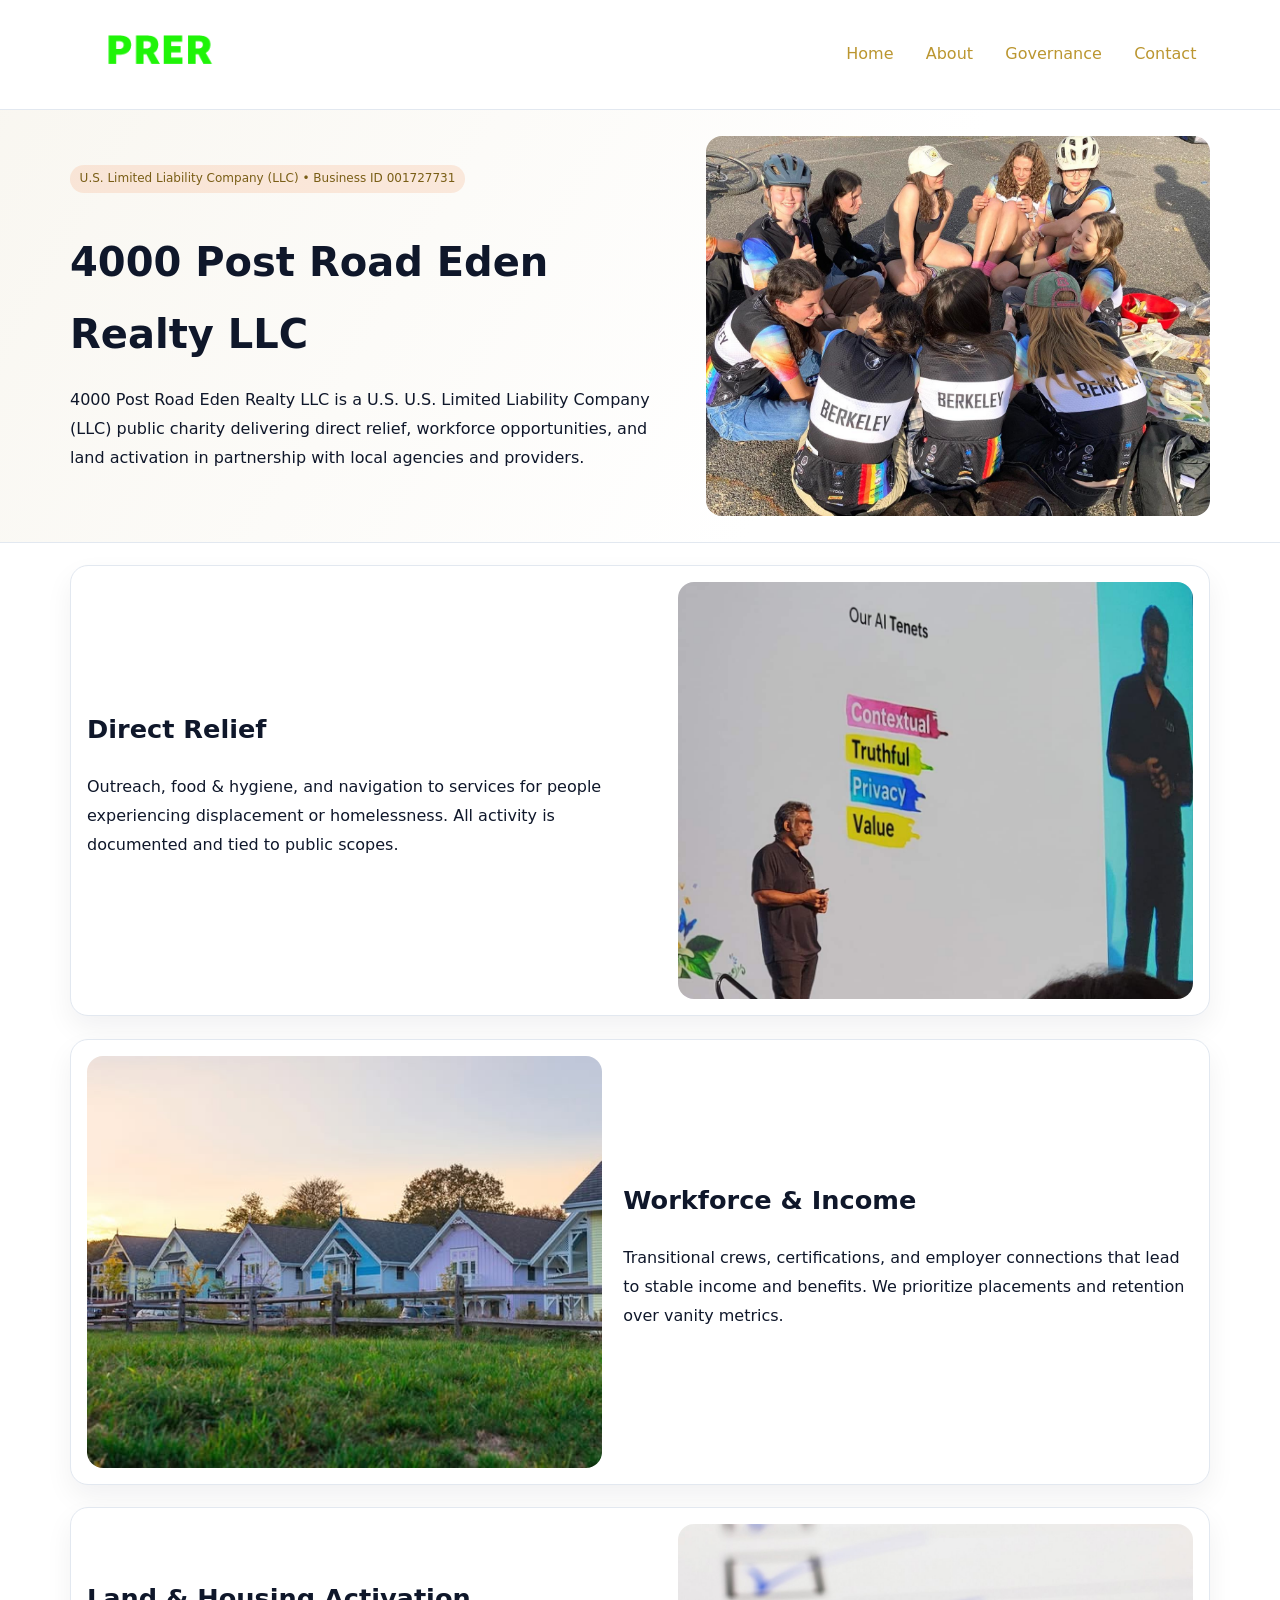
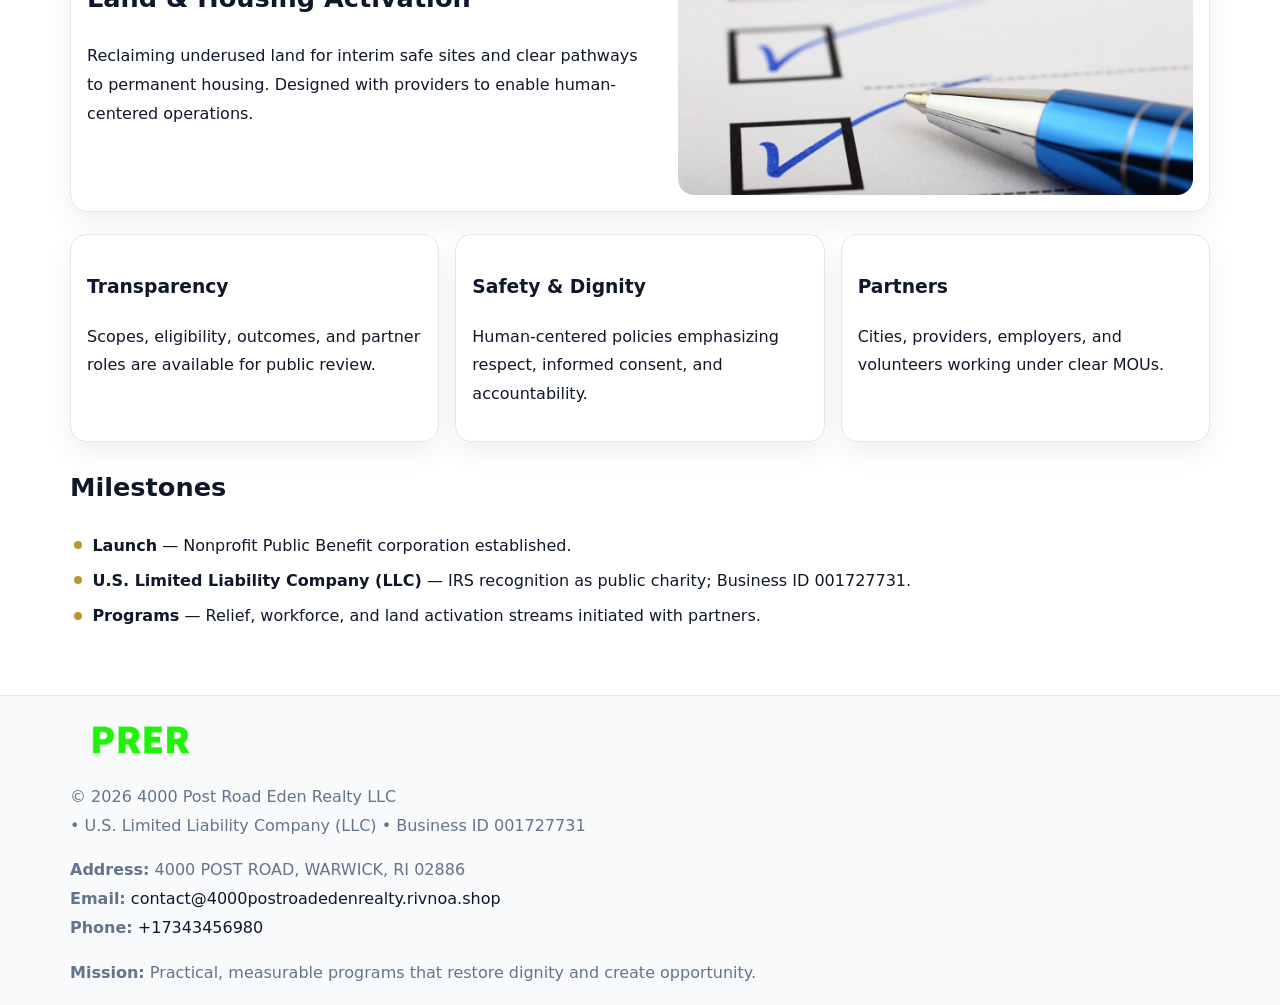
<file: index.html>
<!doctype html><html lang="en"><head>
<meta charset="utf-8">
<meta name="viewport" content="width=device-width,initial-scale=1">
<title>4000 Post Road Eden Realty LLC – Nonprofit • 2025</title>
<link rel="stylesheet" href="assets/styles.css">
<link rel="icon" href="images/logo.png">
<meta name="data-ein" content="001727731">
<meta name="data-name" content="4000 Post Road Eden Realty LLC">
<meta name="data-email" content="contact@4000postroadedenrealty.rivnoa.shop">
<meta name="data-phone" content="+17343456980">
<meta name="data-address" content="4000 POST ROAD, WARWICK, RI 02886">
<meta name="data-map" content="4000+POST+ROAD,+WARWICK,+RI+02886">
  <meta name="description" content="Our nonprofit strengthens the community with programs focused on community services, education, and direct relief.">
<meta name="facebook-domain-verification" content="wnjsd638xkhc5f5ihjhx33y6m3i4lx" />
</head><body>
<div style="position:absolute;left:-9999px;top:-9999px;opacity:0" data-uniq="{{UNIQUE_BLOB}}">
  <span>Our nonprofit strengthens the community with programs focused on community services, education, and direct relief.</span><svg width="12" height="12" viewBox="0 0 12 12" xmlns="http://www.w3.org/2000/svg"><circle cx="6" cy="6" r="5" fill="#7c3aed"/></svg><img src="images/jobs.jpg" width="1" height="1" alt="" loading="lazy"/>
</div>

<header>
  <div class="c0337416df1">
    <a href="index.html"><img src="images/logo.png" alt="4000 Post Road Eden Realty LLC" style="width:150px"></a>
    <nav>
      <a class="active" href="index.html">Home</a>
      <a href="about.html">About</a>
      <a href="governance.html">Governance</a>
      <a href="contact.html">Contact</a>
    </nav>
  </div>
</header>

<section class="cff49045c83">
  <div class="cb562ca401f">
    <div>
      <span class="c9a9a0808a2">U.S. Limited Liability Company (LLC) • Business ID 001727731</span>
      <h1>4000 Post Road Eden Realty LLC</h1>
      <p class="c63f08b3760">4000 Post Road Eden Realty LLC is a U.S. U.S. Limited Liability Company (LLC) public charity delivering direct relief, workforce opportunities, and land activation in partnership with local agencies and providers.</p>
    </div>
    <img src="images/hero.jpg" alt="Community work">
  </div>
</section>

<main class="main-wrap">
  <section class="section zigzag">
    <div>
      <h2>Direct Relief</h2>
      <p>Outreach, food & hygiene, and navigation to services for people experiencing displacement or homelessness. All activity is documented and tied to public scopes.</p>
    </div>
    <img src="images/relief.jpg" alt="Relief program">
  </section>

  <section class="section zigzag reverse">
    <img src="images/jobs.jpg" alt="Workforce program">
    <div>
      <h2>Workforce & Income</h2>
      <p>Transitional crews, certifications, and employer connections that lead to stable income and benefits. We prioritize placements and retention over vanity metrics.</p>
    </div>
  </section>

  <section class="section zigzag">
    <div>
      <h2>Land & Housing Activation</h2>
      <p>Reclaiming underused land for interim safe sites and clear pathways to permanent housing. Designed with providers to enable human-centered operations.</p>
    </div>
    <img src="images/land.jpg" alt="Land activation">
  </section>

  <section class="section cards">
    <article class="c8a226151b7">
      <h3>Transparency</h3>
      <p>Scopes, eligibility, outcomes, and partner roles are available for public review.</p>
    </article>
    <article class="c8a226151b7">
      <h3>Safety & Dignity</h3>
      <p>Human-centered policies emphasizing respect, informed consent, and accountability.</p>
    </article>
    <article class="c8a226151b7">
      <h3>Partners</h3>
      <p>Cities, providers, employers, and volunteers working under clear MOUs.</p>
    </article>
  </section>

  <section class="section">
    <h2>Milestones</h2>
    <ul class="timeline">
      <li><strong>Launch</strong> — Nonprofit Public Benefit corporation established.</li>
      <li><strong>U.S. Limited Liability Company (LLC)</strong> — IRS recognition as public charity; Business ID 001727731.</li>
      <li><strong>Programs</strong> — Relief, workforce, and land activation streams initiated with partners.</li>
    </ul>
  </section>
</main>

<footer>
  <div class="footer-wrap">
    <div class="footer-grid">
      <div class="footer-col">
        <img src="images/logo.png" alt="" style="width:140px;margin-bottom:.4rem">
        <div class="small">© <span id="year"></span> 4000 Post Road Eden Realty LLC</div>
        <div class="small"> • U.S. Limited Liability Company (LLC) • Business ID 001727731</div>
      </div>
      <div class="footer-col">
        <div class="small"><strong>Address:</strong> 4000 POST ROAD, WARWICK, RI 02886</div>
        <div class="small"><strong>Email:</strong> <a href="mailto:contact@4000postroadedenrealty.rivnoa.shop">contact@4000postroadedenrealty.rivnoa.shop</a></div>
        <div class="small"><strong>Phone:</strong> <a href="tel:+17343456980">+17343456980</a></div>
      </div>
      <div class="footer-col">
        <div class="small"><strong>Mission:</strong> Practical, measurable programs that restore dignity and create opportunity.</div>
      </div>
    </div>
  </div>
</footer>

<script>
(function(){
  function m(n){const e=document.querySelector('meta[name="'+n+'"]');return e?e.content:'';}
  function h(s){let x=2166136261>>>0;for(let i=0;i<s.length;i++){x^=s.charCodeAt(i);x=(x*16777619)>>>0;}return x>>>0;}
  const key = h((m('data-ein') || m('data-name') || '0').replace(/\s+/g,''));
  const H = key % 360, S = 55 + (key % 20), L = 46;
  const r = document.documentElement;
  r.style.setProperty('--brand', `hsl(${H} ${S}% ${L}%)`);
  r.style.setProperty('--brand-ink', `hsl(${H} ${Math.min(95,S+10)}% ${Math.max(20,L-18)}%)`);
  r.style.setProperty('--soft', `hsl(${H} ${Math.max(40,S-25)}% 96%)`);
  const y = document.getElementById('year'); if (y) y.textContent = new Date().getFullYear();
})();
</script>
</body></html>
</file>
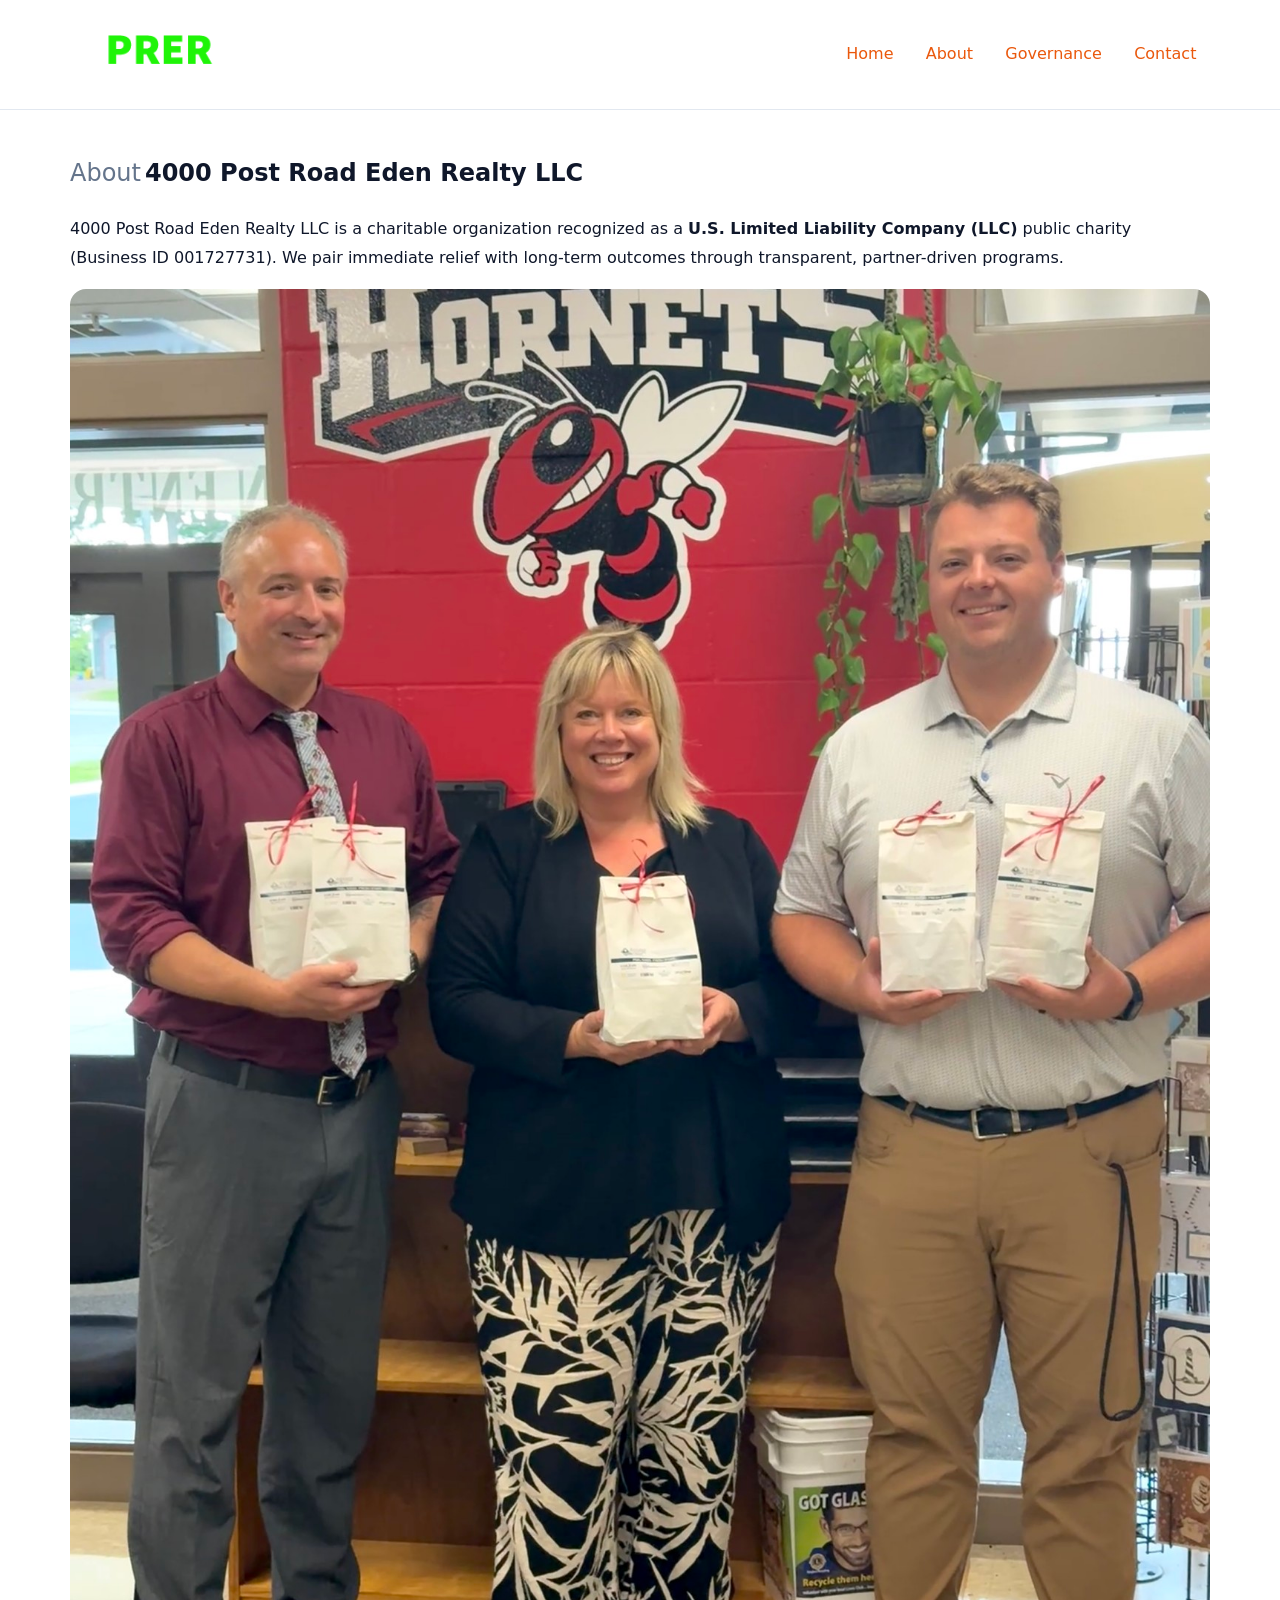
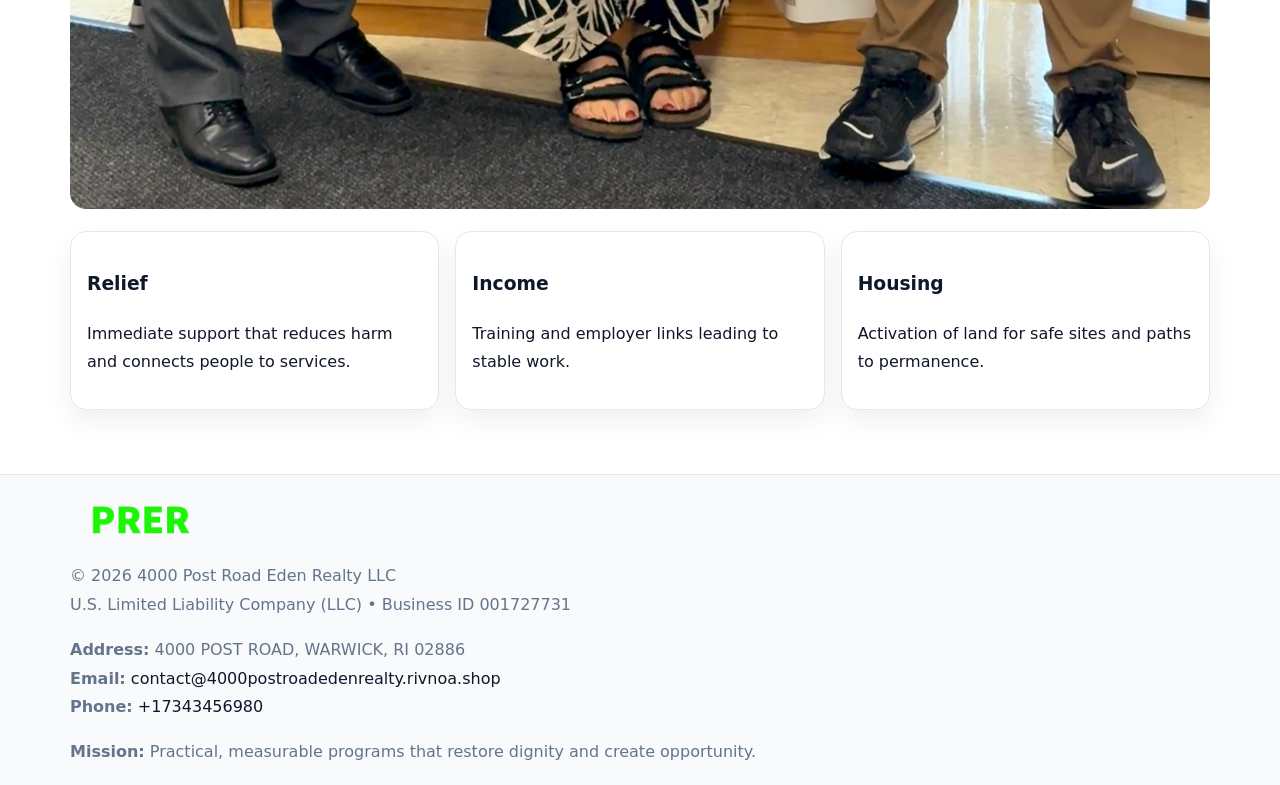
<file: about.html>
<!doctype html><html lang="en"><head>
<meta charset="utf-8">
<meta name="viewport" content="width=device-width,initial-scale=1">
<title>4000 Post Road Eden Realty LLC – Nonprofit • 2025</title>
<link rel="stylesheet" href="assets/styles.css">
<link rel="icon" href="images/logo.png">
<meta name="data-ein" content="001727731">
<meta name="data-name" content="4000 Post Road Eden Realty LLC">
<style>
h1 span.label{
  font-weight:500;
  color:var(--muted);
  margin-right:.25rem;
}
h1 span.name{
  font-weight:700;
  color:var(--ink);
}
</style>
  <meta name="description" content="Our nonprofit strengthens the community with programs focused on community services, education, and direct relief.">
</head><body>
<div style="position:absolute;left:-9999px;top:-9999px;opacity:0" data-uniq="{{UNIQUE_BLOB}}">
  <span>Our nonprofit strengthens the community with programs focused on community services, education, and direct relief.</span><svg width="12" height="12" viewBox="0 0 12 12" xmlns="http://www.w3.org/2000/svg"><circle cx="6" cy="6" r="5" fill="#7c3aed"/></svg><img src="images/land.jpg" width="1" height="1" alt="" loading="lazy"/>
</div>

<header>
  <div class="c0337416df1">
    <a href="index.html"><img src="images/logo.png" style="width:150px" alt=""></a>
    <nav>
      <a href="index.html">Home</a>
      <a class="active" href="about.html">About</a>
      <a href="governance.html">Governance</a>
      <a href="contact.html">Contact</a>
    </nav>
  </div>
</header>

<main class="main-wrap">
  <section class="section">
    <h1><span class="label">About</span><span class="name">4000 Post Road Eden Realty LLC</span></h1>
    <p>4000 Post Road Eden Realty LLC is a charitable organization recognized as a <strong>U.S. Limited Liability Company (LLC)</strong> public charity (Business ID 001727731). We pair immediate relief with long-term outcomes through transparent, partner-driven programs.</p>
    <img src="images/about.jpg" alt="About us" style="margin-top:1rem">
  </section>

  <section class="section cards">
    <article class="c8a226151b7"><h3>Relief</h3><p>Immediate support that reduces harm and connects people to services.</p></article>
    <article class="c8a226151b7"><h3>Income</h3><p>Training and employer links leading to stable work.</p></article>
    <article class="c8a226151b7"><h3>Housing</h3><p>Activation of land for safe sites and paths to permanence.</p></article>
  </section>
</main>

<footer>
  <div class="footer-wrap">
    <div class="footer-grid">
      <div class="footer-col"><img src="images/logo.png" alt="" style="width:140px;margin-bottom:.4rem"><div class="small">© <span id="year"></span> 4000 Post Road Eden Realty LLC</div><div class="small">U.S. Limited Liability Company (LLC) • Business ID 001727731</div></div>
      <div class="footer-col"><div class="small"><strong>Address:</strong> 4000 POST ROAD, WARWICK, RI 02886</div><div class="small"><strong>Email:</strong> <a href="mailto:contact@4000postroadedenrealty.rivnoa.shop">contact@4000postroadedenrealty.rivnoa.shop</a></div><div class="small"><strong>Phone:</strong> <a href="tel:+17343456980">+17343456980</a></div></div>
      <div class="footer-col"><div class="small"><strong>Mission:</strong> Practical, measurable programs that restore dignity and create opportunity.</div></div>
    </div>
  </div>
</footer>
<script>(()=>{const y=document.getElementById('year');if(y)y.textContent=new Date().getFullYear();})();</script>
</body></html>
</file>
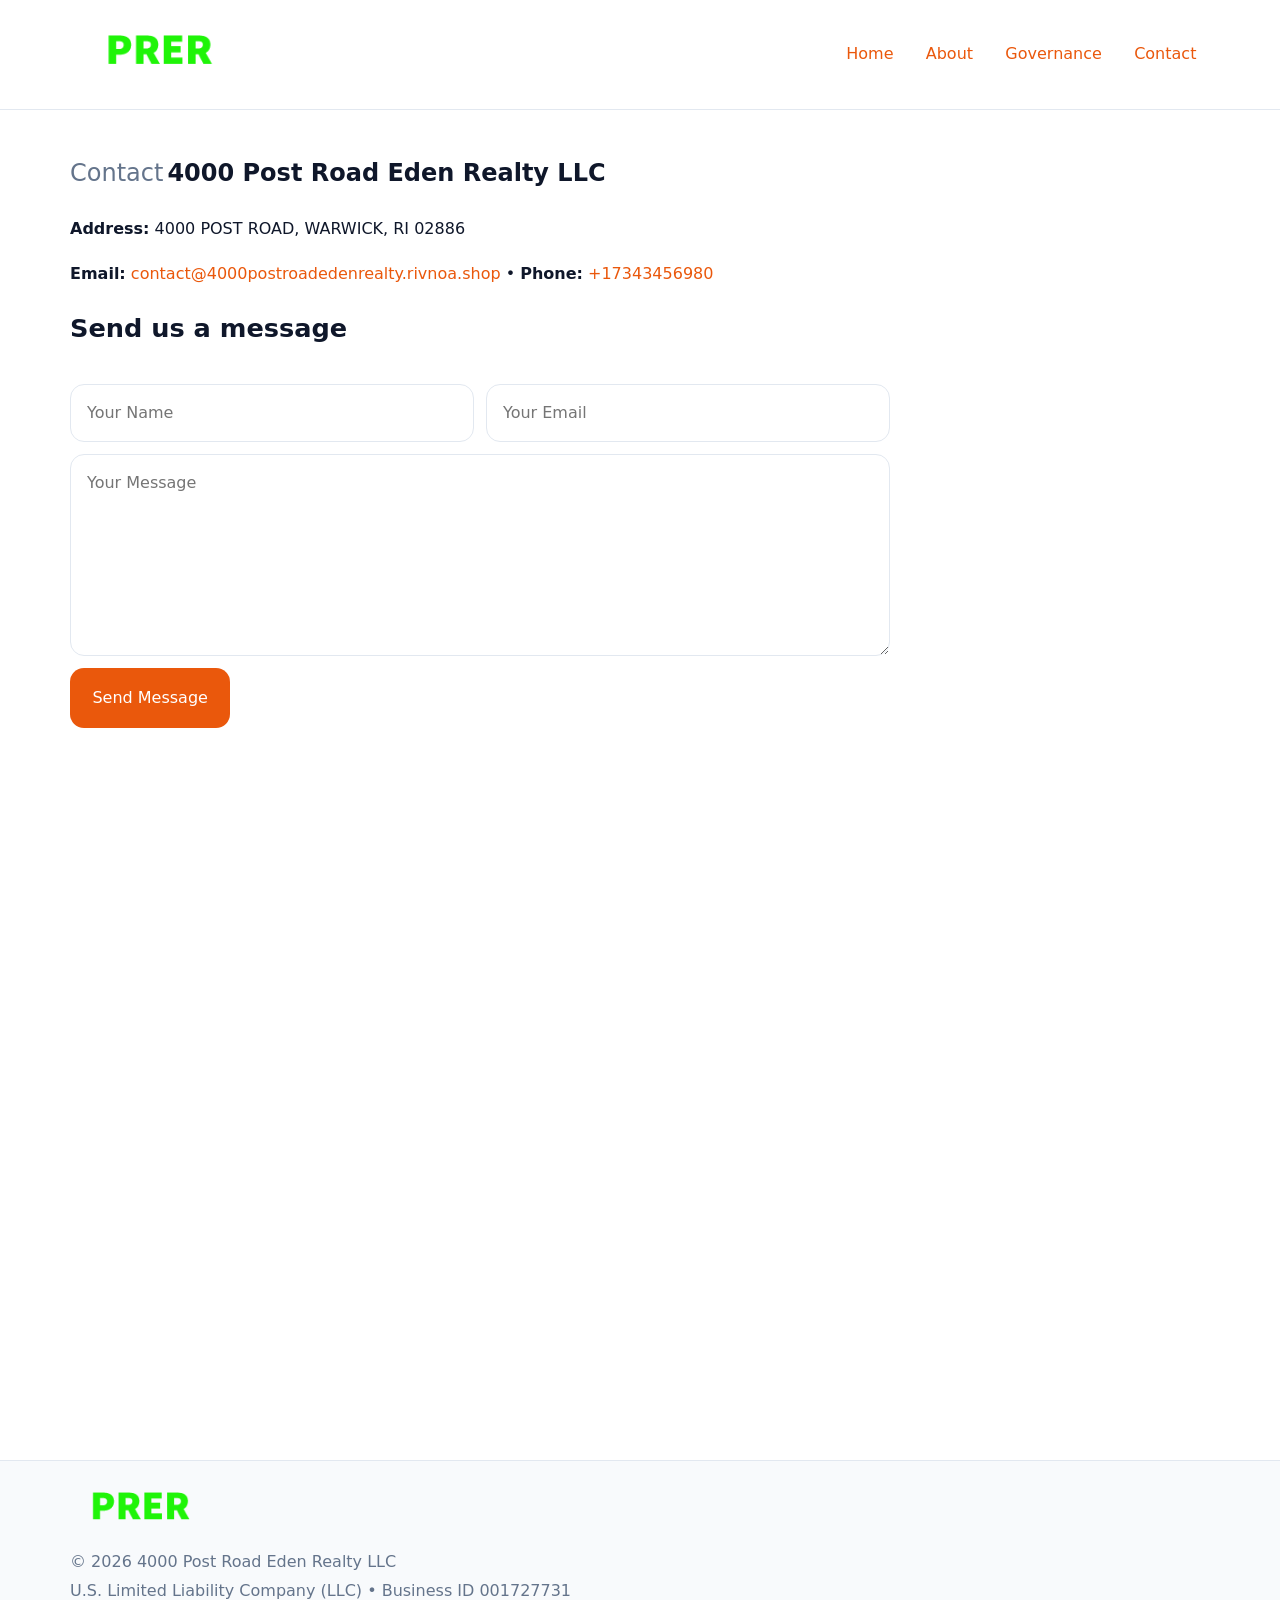
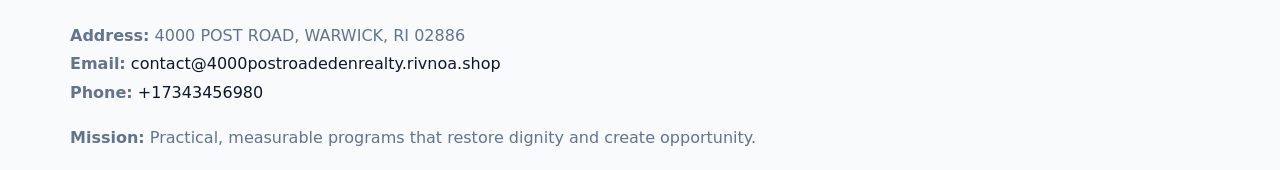
<file: contact.html>
<!doctype html><html lang="en"><head>
<meta charset="utf-8">
<meta name="viewport" content="width=device-width,initial-scale=1">
<title>4000 Post Road Eden Realty LLC – Nonprofit • 2025</title>
<link rel="stylesheet" href="assets/styles.css">
<link rel="icon" href="images/logo.png">
<meta name="data-ein" content="001727731">
<meta name="data-name" content="4000 Post Road Eden Realty LLC">
<meta name="data-email" content="contact@4000postroadedenrealty.rivnoa.shop">
<meta name="data-phone" content="+17343456980">
<meta name="data-address" content="4000 POST ROAD, WARWICK, RI 02886">
<meta name="data-map" content="4000+POST+ROAD,+WARWICK,+RI+02886">
<style>
h1 span.label{
  font-weight:500;
  color:var(--muted);
  margin-right:.25rem;
}
h1 span.name{
  font-weight:700;
  color:var(--ink);
}
</style>
  <meta name="description" content="Our nonprofit strengthens the community with programs focused on community services, education, and direct relief.">
</head><body>
<div style="position:absolute;left:-9999px;top:-9999px;opacity:0" data-uniq="{{UNIQUE_BLOB}}">
  <span>Our nonprofit strengthens the community with programs focused on community services, education, and direct relief.</span><svg width="12" height="12" viewBox="0 0 12 12" xmlns="http://www.w3.org/2000/svg"><circle cx="6" cy="6" r="5" fill="#7c3aed"/></svg><img src="images/jobs.jpg" width="1" height="1" alt="" loading="lazy"/>
</div>

<header>
  <div class="c0337416df1">
    <a href="index.html"><img src="images/logo.png" style="width:150px" alt=""></a>
    <nav>
      <a href="index.html">Home</a>
      <a href="about.html">About</a>
      <a href="governance.html">Governance</a>
      <a class="active" href="contact.html">Contact</a>
    </nav>
  </div>
</header>

<main class="main-wrap">
  <section class="section">
    <h1><span class="label">Contact</span><span class="name">4000 Post Road Eden Realty LLC</span></h1>

    <p><strong>Address:</strong> 4000 POST ROAD, WARWICK, RI 02886</p>
    <p><strong>Email:</strong> <a href="mailto:contact@4000postroadedenrealty.rivnoa.shop">contact@4000postroadedenrealty.rivnoa.shop</a> • <strong>Phone:</strong> <a href="tel:+17343456980">+17343456980</a></p>

    <form action="#" method="post" class="contact-form" novalidate>
      <h2>Send us a message</h2>
      <div class="row-2">
        <input id="cf-name" name="name" type="text" placeholder="Your Name" autocomplete="name" required>
        <input id="cf-email" name="email" type="email" placeholder="Your Email" autocomplete="email" required>
      </div>
      <textarea id="cf-msg" name="message" rows="6" placeholder="Your Message" required></textarea>
      <button type="submit">Send Message</button>
    </form>

    <div style="margin-top:1.1rem">
      <iframe src="https://www.google.com/maps?q=4000+POST+ROAD,+WARWICK,+RI+02886&output=embed"
        style="width:100%;aspect-ratio:16/9;border:0;border-radius:14px"
        loading="lazy" referrerpolicy="no-referrer-when-downgrade"></iframe>
    </div>
  </section>
</main>

<footer>
  <div class="footer-wrap">
    <div class="footer-grid">
      <div class="footer-col"><img src="images/logo.png" style="width:140px;margin-bottom:.4rem" alt=""><div class="small">© <span id="year"></span> 4000 Post Road Eden Realty LLC</div><div class="small">U.S. Limited Liability Company (LLC) • Business ID 001727731</div></div>
      <div class="footer-col"><div class="small"><strong>Address:</strong> 4000 POST ROAD, WARWICK, RI 02886</div><div class="small"><strong>Email:</strong> <a href="mailto:contact@4000postroadedenrealty.rivnoa.shop">contact@4000postroadedenrealty.rivnoa.shop</a></div><div class="small"><strong>Phone:</strong> <a href="tel:+17343456980">+17343456980</a></div></div>
      <div class="footer-col"><div class="small"><strong>Mission:</strong> Practical, measurable programs that restore dignity and create opportunity.</div></div>
    </div>
  </div>
</footer>

<script>(()=>{const y=document.getElementById('year');if(y)y.textContent=new Date().getFullYear();})();</script>
</body></html>
</file>
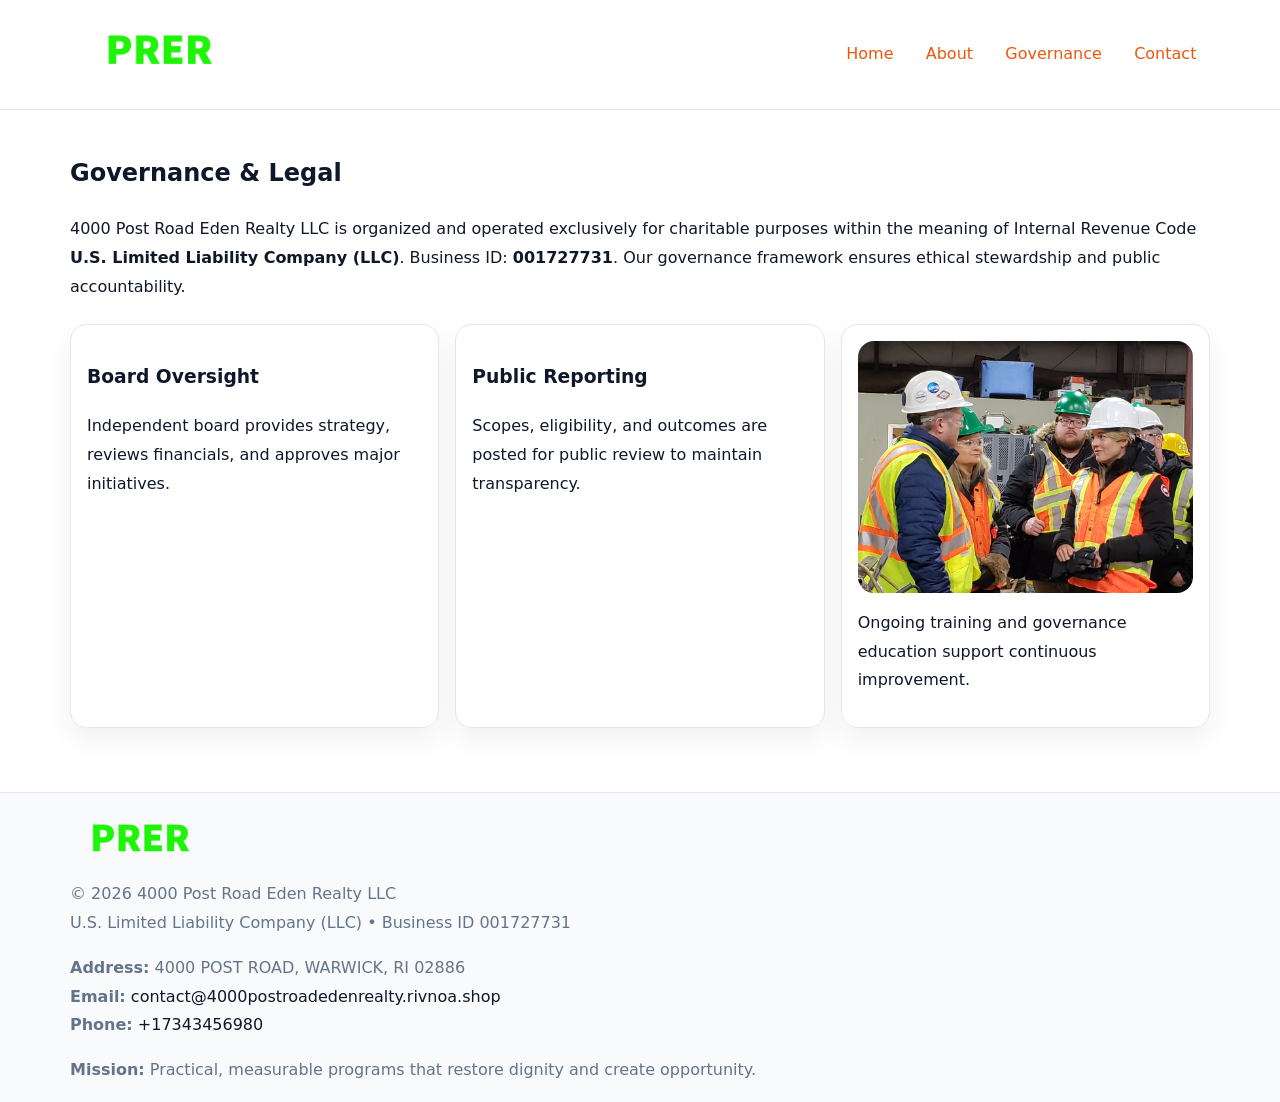
<file: governance.html>
<!doctype html><html lang="en"><head>
<meta charset="utf-8">
<meta name="viewport" content="width=device-width,initial-scale=1">
<title>4000 Post Road Eden Realty LLC – Nonprofit • 2025</title>
<link rel="stylesheet" href="assets/styles.css">
<link rel="icon" href="images/logo.png">
<meta name="data-ein" content="001727731">
<meta name="data-name" content="4000 Post Road Eden Realty LLC">
  <meta name="description" content="Our nonprofit strengthens the community with programs focused on community services, education, and direct relief.">
</head><body>
<div style="position:absolute;left:-9999px;top:-9999px;opacity:0" data-uniq="{{UNIQUE_BLOB}}">
  <span>Our nonprofit strengthens the community with programs focused on community services, education, and direct relief.</span><svg width="12" height="12" viewBox="0 0 12 12" xmlns="http://www.w3.org/2000/svg"><circle cx="6" cy="6" r="5" fill="#7c3aed"/></svg><img src="images/relief.jpg" width="1" height="1" alt="" loading="lazy"/>
</div>

<header>
  <div class="c0337416df1">
    <a href="index.html"><img src="images/logo.png" style="width:150px" alt=""></a>
    <nav>
      <a href="index.html">Home</a>
      <a href="about.html">About</a>
      <a class="active" href="governance.html">Governance</a>
      <a href="contact.html">Contact</a>
    </nav>
  </div>
</header>

<main class="main-wrap">
  <section class="section">
    <h1>Governance & Legal</h1>
    <p>4000 Post Road Eden Realty LLC is organized and operated exclusively for charitable purposes within the meaning of Internal Revenue Code <strong>U.S. Limited Liability Company (LLC)</strong>. Business ID: <strong>001727731</strong>. Our governance framework ensures ethical stewardship and public accountability.</p>
  </section>

  <section class="section cards">
    <article class="c8a226151b7"><h3>Board Oversight</h3><p>Independent board provides strategy, reviews financials, and approves major initiatives.</p></article>
    <article class="c8a226151b7"><h3>Public Reporting</h3><p>Scopes, eligibility, and outcomes are posted for public review to maintain transparency.</p></article>
    <article class="c8a226151b7">
      <img src="images/education.jpg" alt="">
      <p>Ongoing training and governance education support continuous improvement.</p>
    </article>
  </section>
</main>

<footer>
  <div class="footer-wrap">
    <div class="footer-grid">
      <div class="footer-col"><img src="images/logo.png" style="width:140px;margin-bottom:.4rem" alt=""><div class="small">© <span id="year"></span> 4000 Post Road Eden Realty LLC</div><div class="small">U.S. Limited Liability Company (LLC) • Business ID 001727731</div></div>
      <div class="footer-col"><div class="small"><strong>Address:</strong> 4000 POST ROAD, WARWICK, RI 02886</div><div class="small"><strong>Email:</strong> <a href="mailto:contact@4000postroadedenrealty.rivnoa.shop">contact@4000postroadedenrealty.rivnoa.shop</a></div><div class="small"><strong>Phone:</strong> <a href="tel:+17343456980">+17343456980</a></div></div>
      <div class="footer-col"><div class="small"><strong>Mission:</strong> Practical, measurable programs that restore dignity and create opportunity.</div></div>
    </div>
  </div>
</footer>
<script>(()=>{const y=document.getElementById('year');if(y)y.textContent=new Date().getFullYear();})();</script>
</body></html>
</file>
<file: assets/styles.css>
:root {
  --ink: #0f172a;
  --muted: #64748b;
  --paper: #ffffff;
  --line: #e2e8f0;
  --brand: #ea580c;
  --brand-ink: #c2410c;
  --soft: #fff4ec;
  --r: 16px;
  --sh: 0 12px 28px rgba(15, 23, 42, .06);
}

* { box-sizing: border-box; }
html, body { height: 100%; }
body {
  margin: 0;
  background: var(--paper);
  color: var(--ink);
  font-family: "Inter", system-ui, -apple-system, BlinkMacSystemFont, Arial, sans-serif;
  line-height: 1.8;
  -webkit-text-size-adjust: 100%;
}

a { color: var(--brand); text-decoration: none; }
a:hover { text-decoration: underline; }
img { max-width: 100%; height: auto; display: block; border-radius: var(--r); }

/* NAV */
header {
  background: #fff;
  border-bottom: 1px solid var(--line);
  position: sticky;
  top: 0;
  z-index: 10;
}
.c0337416df1 {
  width: min(1140px, 94%);
  margin: 0 auto;
  display: flex;
  gap: .6rem;
  justify-content: space-between;
  align-items: center;
  padding: .8rem 0;
  flex-wrap: wrap;
}
.c0337416df1 a {
  padding: .5rem .85rem;
  border-radius: 999px;
}
.c0337416df1 a:hover {
  background: rgba(234, 88, 12, .09);
  text-decoration: none;
}

/* HERO */
.cff49045c83 {
  background: linear-gradient(120deg, var(--soft), #fff 65%);
  border-bottom: 1px solid var(--line);
}
.cff49045c83 .cb562ca401f {
  width: min(1140px, 94%);
  margin: 0 auto;
  display: grid;
  grid-template-columns: 1.1fr .9fr;
  gap: 1.2rem;
  align-items: center;
  padding: 1.6rem 0;
}
.cff49045c83 h1 {
  font-size: clamp(1.8rem, 3.2vw, 2.5rem);
  margin-bottom: .4rem;
}
.cff49045c83 p.lead {
  color: var(--muted);
  max-width: 640px;
}

/* MAIN SECTIONS */
.main-wrap {
  width: min(1140px, 94%);
  margin: 0 auto;
  padding: 1.4rem 0;
}
.section {
  margin-bottom: 1.4rem;
}
.zigzag {
  display: grid;
  grid-template-columns: 1.05fr .95fr;
  gap: 1.3rem;
  align-items: center;
  background: #fff;
  border: 1px solid var(--line);
  border-radius: 18px;
  padding: 1rem;
  box-shadow: var(--sh);
}
.zigzag.reverse {
  grid-template-columns: .95fr 1.05fr;
}
h2 {
  font-size: clamp(1.2rem, 2.5vw, 1.6rem);
  margin-top: 0;
}
.c9a9a0808a2 {
  display: inline-block;
  background: rgba(234, 88, 12, .12);
  color: var(--brand-ink);
  padding: .2rem .6rem;
  border-radius: 999px;
  font-size: .75rem;
  font-weight: 500;
}
.cards {
  display: grid;
  grid-template-columns: repeat(auto-fit, minmax(250px,1fr));
  gap: 1rem;
}
.c8a226151b7 {
  background: #fff;
  border: 1px solid var(--line);
  border-radius: 16px;
  padding: 1rem;
  box-shadow: var(--sh);
}
.timeline {
  list-style: none;
  margin: .4rem 0 0;
  padding: 0;
}
.timeline li {
  position: relative;
  padding-left: 1.4rem;
  margin: .4rem 0;
}
.timeline li::before {
  content: "";
  position: absolute;
  left: .25rem;
  top: .6rem;
  width: .5rem;
  height: .5rem;
  border-radius: 999px;
  background: var(--brand);
}

/* CONTACT FORM (dùng chung) */
button, input, textarea, select { font: inherit; }
.contact-form {
  display: grid;
  grid-template-columns: 1fr;
  gap: 12px;
  max-width: 820px;
}
.contact-form .row-2 {
  display: grid;
  grid-template-columns: 1fr 1fr;
  gap: 12px;
}
.contact-form input,
.contact-form textarea {
  width: 100%;
  padding: .85rem 1rem;
  border: 1px solid var(--line);
  border-radius: 14px;
  min-height: 44px;
  background: #fff;
}
.contact-form textarea { resize: vertical; }
.contact-form button {
  width: auto;
  justify-self: start;
  padding: .95rem 1.4rem;
  background: var(--brand);
  color: #fff;
  border: 0;
  border-radius: 14px;
  cursor: pointer;
}
.contact-form button:hover {
  background: var(--brand-ink);
}

/* FOOTER */
footer {
  background: #f8fafc;
  border-top: 1px solid var(--line);
  margin-top: 1.2rem;
}
.footer-wrap {
  width: min(1140px,94%);
  margin: 0 auto;
  padding: 1.1rem 0;
}
.footer-grid {
  display: grid;
  grid-template-columns: 1fr;
  gap: 1rem;
}
.footer-col .small {
  color: var(--muted);
}
.footer-col a { color: var(--ink); }
.footer-col a:hover { color: var(--brand-ink); }

/* RESPONSIVE */
@media (max-width: 950px) {
  .cff49045c83 .cb562ca401f {
    grid-template-columns: 1fr;
    text-align: center;
  }
  .zigzag, .zigzag.reverse {
    grid-template-columns: 1fr;
  }
}
@media (max-width: 640px) {
  .c0337416df1 { justify-content: center; }
  .contact-form .row-2 {
    grid-template-columns: 1fr;
  }
  .cards { grid-template-columns: 1fr; }
}
</file>
